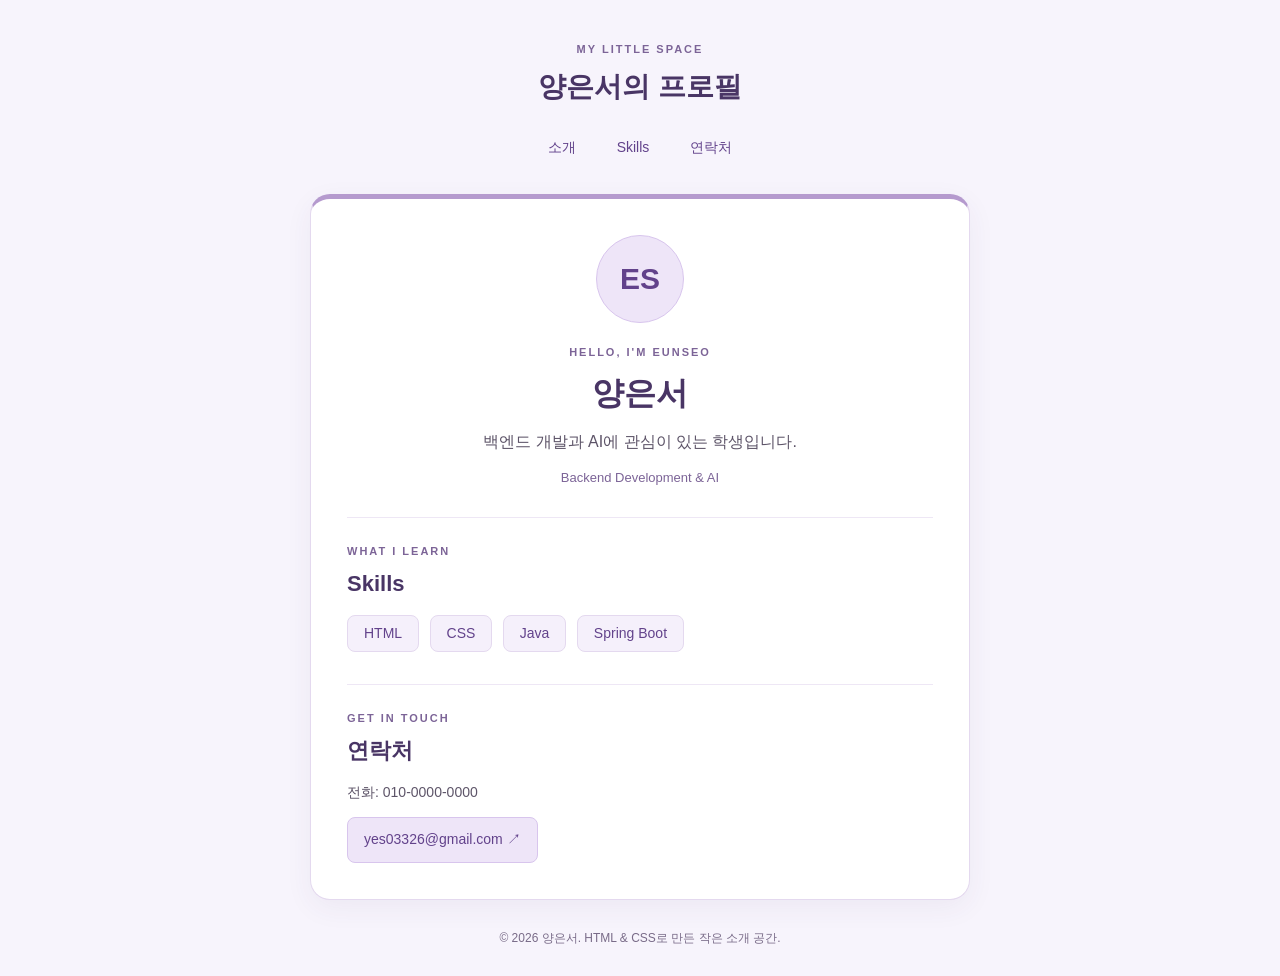
<file: css-practice/index.html>
<!DOCTYPE html>
<html lang="ko">
<head>
  <meta charset="UTF-8">
  <meta name="viewport" content="width=device-width, initial-scale=1.0">
  <meta name="description" content="백엔드 개발과 AI에 관심이 있는 학생 양은서의 개인 프로필입니다.">
  <title>양은서 | 개인 프로필</title>
  <!-- 모든 스타일은 같은 폴더의 외부 CSS 파일에서 불러옵니다. -->
  <link rel="stylesheet" href="style.css">
</head>
<body>
  <header>
    <p class="eyebrow">MY LITTLE SPACE</p>
    <h1>양은서의 프로필</h1>
    <nav aria-label="페이지 내부 메뉴">
      <a href="#profile">소개</a>
      <a href="#skills">Skills</a>
      <a href="#contact">연락처</a>
    </nav>
  </header>

  <main class="profile-card">
    <!-- 사진 파일 없이 텍스트 이니셜로 프로필을 표현합니다. -->
    <section id="profile" class="profile" aria-labelledby="profile-title">
      <div class="initials" role="img" aria-label="양은서의 이니셜 ES">ES</div>
      <p class="eyebrow">HELLO, I'M EUNSEO</p>
      <h2 id="profile-title">양은서</h2>
      <p class="bio">백엔드 개발과 AI에 관심이 있는 학생입니다.</p>
      <p class="interest">Backend Development &amp; AI</p>
    </section>

    <section id="skills" class="detail-section" aria-labelledby="skills-title">
      <p class="eyebrow">WHAT I LEARN</p>
      <h2 id="skills-title">Skills</h2>
      <!-- 목록 항목을 연보라색 배지 모양으로 꾸밉니다. -->
      <ul class="skill-list">
        <li>HTML</li>
        <li>CSS</li>
        <li>Java</li>
        <li>Spring Boot</li>
      </ul>
    </section>

    <section id="contact" class="detail-section" aria-labelledby="contact-title">
      <p class="eyebrow">GET IN TOUCH</p>
      <h2 id="contact-title">연락처</h2>
      <p class="contact-note">전화: 010-0000-0000</p>
      <a class="email-link" href="mailto:yes03326@gmail.com">yes03326@gmail.com <span aria-hidden="true">↗</span></a>
    </section>
  </main>

  <footer>
    <p>&copy; 2026 양은서. HTML &amp; CSS로 만든 작은 소개 공간.</p>
  </footer>
</body>
</html>
</file>
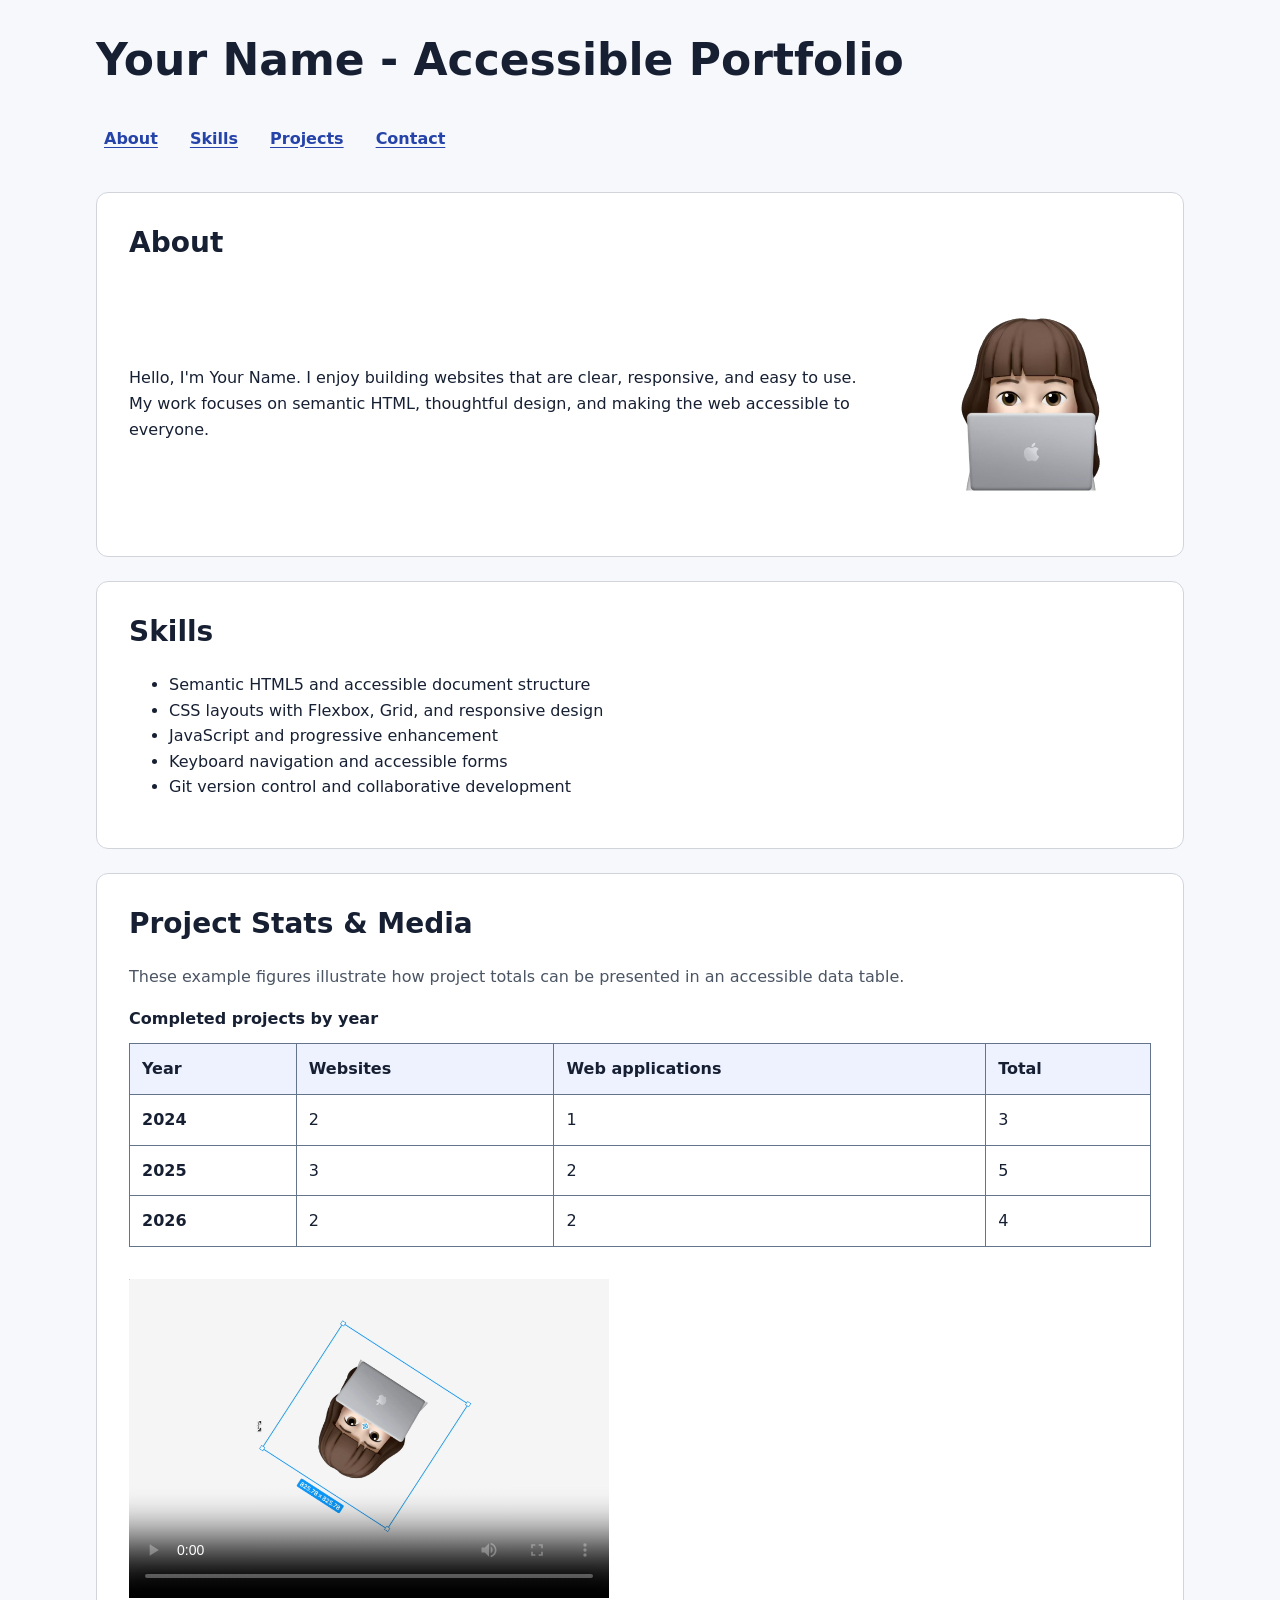
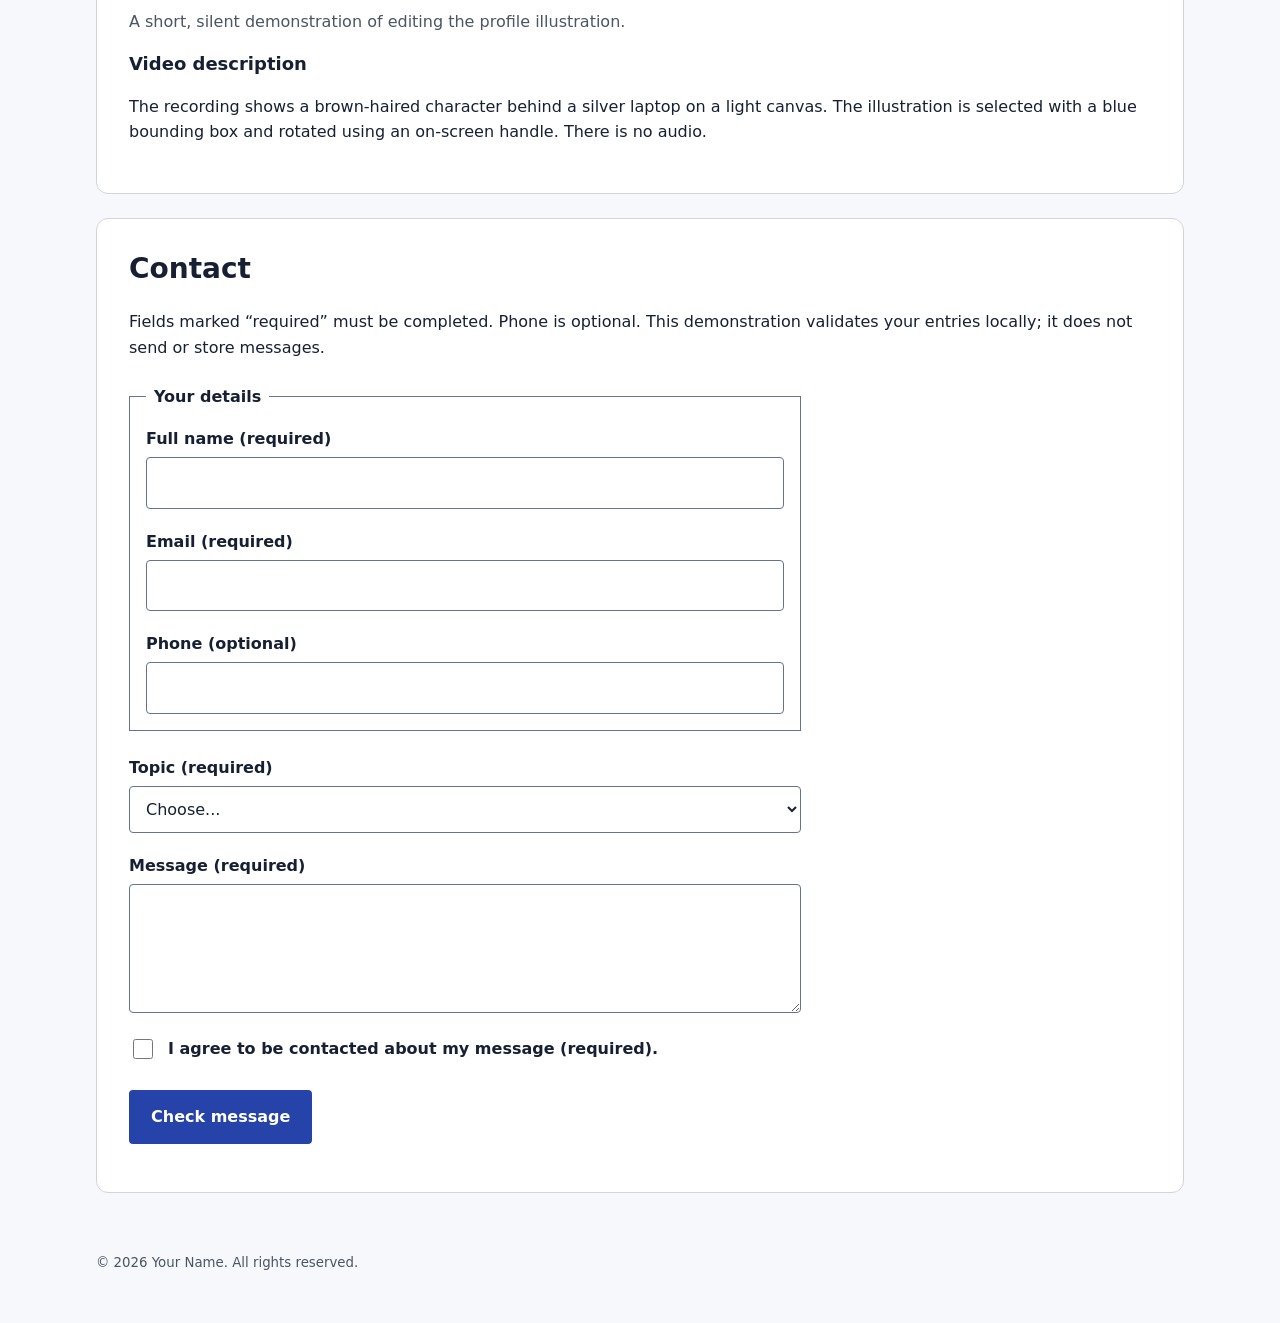
<file: html-mini-site/index.html>
<!doctype html>
<html lang="en">
  <head>
    <meta charset="utf-8">
    <meta name="viewport" content="width=device-width, initial-scale=1">
    <title>Your Name - Accessible Portfolio</title>
    <meta name="description" content="Explore Your Name's web development skills, project statistics, and accessible portfolio, with a contact form demonstration.">
    <meta name="author" content="Your Name">
    <meta property="og:title" content="Your Name - Accessible Portfolio">
    <meta property="og:description" content="Explore Your Name's web development skills, project statistics, and accessible portfolio, with a contact form demonstration.">
    <style>
      :root {
        color-scheme: light;
        font-family: system-ui, sans-serif;
        line-height: 1.6;
        color: #172033;
        background: #f7f8fc;
      }

      * { box-sizing: border-box; }
      body { margin: 0; }
      [hidden] { display: none !important; }

      header, main, footer {
        width: min(100% - 2rem, 68rem);
        margin-inline: auto;
      }

      header { padding-block: 2rem; }
      h1, h2, h3 { line-height: 1.25; }
      h1 { margin-top: 0; font-size: clamp(1.75rem, 5vw, 2.75rem); }
      h2 { margin-top: 0; font-size: 1.75rem; }
      h3 { font-size: 1.125rem; }
      p, li, label, figcaption { overflow-wrap: anywhere; }
      a { color: #2543a8; text-underline-offset: 0.2em; }
      a:hover { text-decoration-thickness: 0.15em; }

      :focus-visible {
        outline: 3px solid #2543a8;
        outline-offset: 4px;
      }

      .skip-link {
        position: absolute;
        top: 0.5rem;
        left: 1rem;
        z-index: 1;
        padding: 0.75rem 1rem;
        color: #fff;
        background: #172033;
        transform: translateY(-200%);
      }

      .skip-link:focus { transform: translateY(0); }

      nav ul {
        display: flex;
        flex-wrap: wrap;
        gap: 0.5rem 1rem;
        margin: 0;
        padding: 0;
        list-style: none;
      }

      nav a {
        display: inline-flex;
        align-items: center;
        min-height: 44px;
        padding: 0.5rem;
        font-weight: 600;
      }

      section {
        margin-bottom: 1.5rem;
        padding: clamp(1rem, 4vw, 2rem);
        border: 1px solid #d1d5db;
        border-radius: 0.75rem;
        background: #fff;
        scroll-margin-top: 1rem;
      }

      .about-content {
        display: flex;
        flex-wrap: wrap;
        align-items: center;
        gap: 2rem;
      }

      .about-content p { flex: 1 1 16rem; }

      .portrait {
        display: block;
        width: min(100%, 15rem);
        height: auto;
      }

      .note, figcaption { color: #4b5563; }
      .table-container { overflow-x: auto; }
      table { width: 100%; border-collapse: collapse; }
      caption { padding-bottom: 0.75rem; font-weight: 700; text-align: left; }
      th, td { padding: 0.75rem; border: 1px solid #64748b; text-align: left; }
      thead { background: #eef2ff; }
      figure { margin: 2rem 0 0; }
      video { display: block; max-width: 100%; height: auto; background: #172033; }
      figcaption { margin-top: 0.75rem; }
      form { max-width: 42rem; }
      fieldset { min-width: 0; margin: 1.5rem 0; padding: 1rem; border: 1px solid #64748b; }
      legend { padding-inline: 0.5rem; font-weight: 700; }
      .field { margin-bottom: 1.25rem; }
      fieldset .field:last-child { margin-bottom: 0; }
      label { display: block; margin-bottom: 0.35rem; font-weight: 600; }

      input:not([type="checkbox"]), select, textarea {
        display: block;
        width: 100%;
        min-height: 44px;
        padding: 0.75rem;
        border: 1px solid #64748b;
        border-radius: 0.25rem;
        font: inherit;
        color: inherit;
        background: #fff;
      }

      textarea { resize: vertical; }
      .consent { display: flex; align-items: flex-start; gap: 0.75rem; }
      .consent input { flex-shrink: 0; width: 1.25rem; height: 1.25rem; margin-top: 0.4rem; }
      .consent label { padding-block: 0.2rem; }
      .field-error { margin: 0.5rem 0 0; color: #9f1239; font-weight: 600; }
      [aria-invalid="true"] { border: 2px solid #9f1239; }
      .error-summary { margin-block: 1rem; padding: 1rem; border: 2px solid #9f1239; }
      .error-summary h3 { margin-top: 0; }

      button {
        min-height: 44px;
        padding: 0.75rem 1.25rem;
        border: 2px solid #2543a8;
        border-radius: 0.25rem;
        font: inherit;
        font-weight: 700;
        color: #fff;
        background: #2543a8;
        cursor: pointer;
      }

      button:hover { background: #172033; }
      footer { padding-block: 1rem 2rem; color: #4b5563; }

      @media (forced-colors: active) {
        :focus-visible { outline-color: Highlight; }
        button { border-color: ButtonText; }
      }
    </style>
  </head>
  <body>
    <a class="skip-link" href="#main-content">Skip to main content</a>

    <header>
      <h1>Your Name - Accessible Portfolio</h1>
      <nav aria-label="Main">
        <ul>
          <li><a href="#about">About</a></li>
          <li><a href="#skills">Skills</a></li>
          <li><a href="#projects">Projects</a></li>
          <li><a href="#contact">Contact</a></li>
        </ul>
      </nav>
    </header>

    <main id="main-content" tabindex="-1">
      <section id="about" aria-labelledby="about-heading">
        <h2 id="about-heading">About</h2>
        <div class="about-content">
          <p>
            Hello, I'm Your Name. I enjoy building websites that are clear,
            responsive, and easy to use. My work focuses on semantic HTML,
            thoughtful design, and making the web accessible to everyone.
          </p>
          <img class="portrait" src="portrait.jpg" width="480" height="480"
               alt="Profile illustration of a brown-haired person looking over a silver laptop">
        </div>
      </section>

      <section id="skills" aria-labelledby="skills-heading">
        <h2 id="skills-heading">Skills</h2>
        <ul>
          <li>Semantic HTML5 and accessible document structure</li>
          <li>CSS layouts with Flexbox, Grid, and responsive design</li>
          <li>JavaScript and progressive enhancement</li>
          <li>Keyboard navigation and accessible forms</li>
          <li>Git version control and collaborative development</li>
        </ul>
      </section>

      <section id="projects" aria-labelledby="projects-heading">
        <h2 id="projects-heading">Project Stats &amp; Media</h2>
        <p class="note" id="stats-note">
          These example figures illustrate how project totals can be presented
          in an accessible data table.
        </p>
        <div class="table-container" role="region" aria-label="Project statistics" tabindex="0">
          <table aria-describedby="stats-note">
            <caption>Completed projects by year</caption>
            <thead>
              <tr>
                <th scope="col">Year</th>
                <th scope="col">Websites</th>
                <th scope="col">Web applications</th>
                <th scope="col">Total</th>
              </tr>
            </thead>
            <tbody>
              <tr>
                <th scope="row">2024</th>
                <td>2</td>
                <td>1</td>
                <td>3</td>
              </tr>
              <tr>
                <th scope="row">2025</th>
                <td>3</td>
                <td>2</td>
                <td>5</td>
              </tr>
              <tr>
                <th scope="row">2026</th>
                <td>2</td>
                <td>2</td>
                <td>4</td>
              </tr>
            </tbody>
          </table>
        </div>

        <figure>
          <video controls width="480" poster="poster.jpg" preload="metadata"
                 aria-label="Silent profile illustration demonstration"
                 aria-describedby="video-description">
            <source src="demo.mp4" type="video/mp4">
            Your browser does not support embedded video.
            <a href="demo.mp4">Download the demonstration video</a>
            or read the text description below.
          </video>
          <figcaption>A short, silent demonstration of editing the profile illustration.</figcaption>
        </figure>
        <h3>Video description</h3>
        <p id="video-description">
          The recording shows a brown-haired character behind a silver laptop
          on a light canvas. The illustration is selected with a blue bounding
          box and rotated using an on-screen handle. There is no audio.
        </p>
      </section>

      <section id="contact" aria-labelledby="contact-heading">
        <h2 id="contact-heading">Contact</h2>
        <p id="form-instructions">
          Fields marked “required” must be completed. Phone is optional.
          This demonstration validates your entries locally; it does not send
          or store messages.
        </p>
        <noscript>
          <p>JavaScript is needed to validate this demonstration form. Messages cannot be sent from this page.</p>
        </noscript>
        <form action="#" method="post" novalidate aria-describedby="form-instructions">
          <div class="error-summary" id="error-summary" role="group" tabindex="-1"
               aria-labelledby="error-heading" hidden>
            <h3 id="error-heading">Please correct the following fields</h3>
            <ul id="error-list"></ul>
          </div>

          <fieldset>
            <legend>Your details</legend>
            <div class="field">
              <label for="full-name">Full name (required)</label>
              <input id="full-name" name="full-name" type="text" required
                     autocomplete="name" aria-describedby="full-name-error">
              <p class="field-error" id="full-name-error" hidden></p>
            </div>
            <div class="field">
              <label for="email">Email (required)</label>
              <input id="email" name="email" type="email" required
                     autocomplete="email" aria-describedby="email-error">
              <p class="field-error" id="email-error" hidden></p>
            </div>
            <div class="field">
              <label for="phone">Phone (optional)</label>
              <input id="phone" name="phone" type="tel" autocomplete="tel">
            </div>
          </fieldset>

          <div class="field">
            <label for="topic">Topic (required)</label>
            <select id="topic" name="topic" required aria-describedby="topic-error">
              <option value="">Choose...</option>
              <option value="project">Project enquiry</option>
              <option value="collaboration">Collaboration</option>
              <option value="accessibility">Accessibility feedback</option>
            </select>
            <p class="field-error" id="topic-error" hidden></p>
          </div>

          <div class="field">
            <label for="message">Message (required)</label>
            <textarea id="message" name="message" rows="4" required
                      aria-describedby="message-error"></textarea>
            <p class="field-error" id="message-error" hidden></p>
          </div>

          <div class="field">
            <div class="consent">
              <input id="consent" name="consent" type="checkbox" value="yes"
                     required aria-describedby="consent-error">
              <label for="consent">I agree to be contacted about my message (required).</label>
            </div>
            <p class="field-error" id="consent-error" hidden></p>
          </div>

          <button type="submit" disabled>Check message</button>
          <p id="form-status" role="status" aria-atomic="true"></p>
        </form>
      </section>
    </main>

    <footer>
      <p><small>&copy; 2026 Your Name. All rights reserved.</small></p>
    </footer>

    <script>
      const form = document.querySelector('form');
      const summary = document.getElementById('error-summary');
      const errorList = document.getElementById('error-list');
      const status = document.getElementById('form-status');
      const requiredFields = Array.from(form.querySelectorAll('[required]'));
      const messages = {
        'full-name': 'Enter your full name.',
        email: 'Enter your email address.',
        topic: 'Choose a topic.',
        message: 'Enter a message.',
        consent: 'Confirm that you agree to be contacted.'
      };
      let hasSubmitted = false;

      function validateField(field) {
        const error = document.getElementById(`${field.id}-error`);
        let message = '';
        const isEmpty = field.type === 'checkbox'
          ? !field.checked
          : field.value.trim() === '';

        if (isEmpty) {
          message = messages[field.id];
        } else if (field.type === 'email' && field.validity.typeMismatch) {
          message = 'Enter an email address such as name@example.com.';
        }

        error.textContent = message;
        error.hidden = message === '';
        if (message) {
          field.setAttribute('aria-invalid', 'true');
        } else {
          field.removeAttribute('aria-invalid');
        }
        return message;
      }

      function validateForm() {
        errorList.replaceChildren();
        for (const field of requiredFields) {
          const message = validateField(field);
          if (message) {
            const item = document.createElement('li');
            const link = document.createElement('a');
            link.href = `#${field.id}`;
            link.textContent = message;
            link.addEventListener('click', (event) => {
              event.preventDefault();
              field.focus();
            });
            item.append(link);
            errorList.append(item);
          }
        }
        summary.hidden = errorList.childElementCount === 0;
        return summary.hidden;
      }

      form.addEventListener('submit', (event) => {
        event.preventDefault();
        hasSubmitted = true;
        status.textContent = '';
        if (validateForm()) {
          status.textContent = 'Your message passes validation. This demonstration has not sent or stored your message.';
        } else {
          summary.focus();
        }
      });

      form.addEventListener('input', (event) => {
        status.textContent = '';
        if (hasSubmitted && requiredFields.includes(event.target)) {
          validateForm();
        }
      });

      form.querySelector('button[type="submit"]').disabled = false;
    </script>
  </body>
</html>
</file>
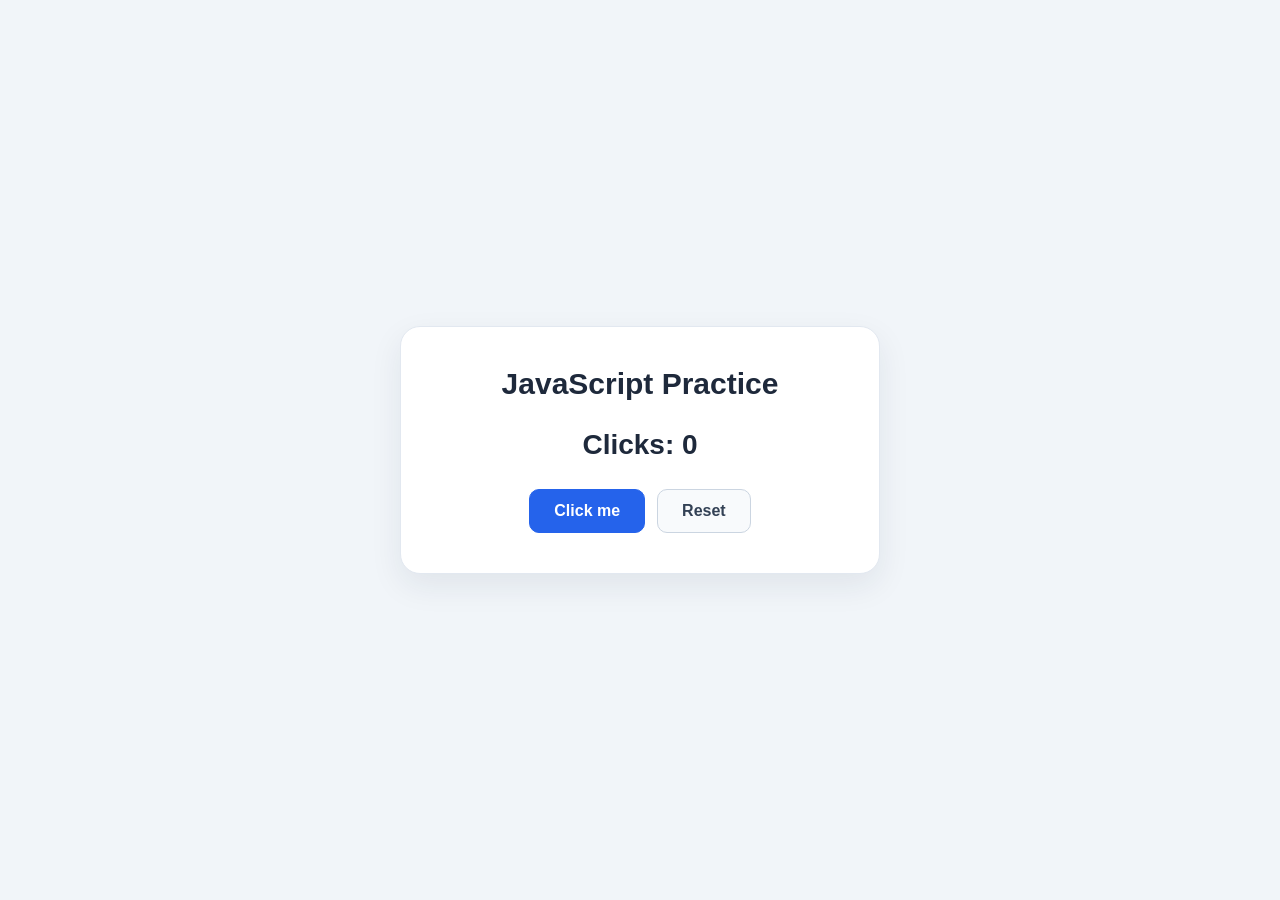
<file: js-practice/index.html>
<!DOCTYPE html>
<html lang="en">
<head>
  <meta charset="UTF-8">
  <meta name="viewport" content="width=device-width, initial-scale=1.0">
  <title>JS Practice</title>
  <style>
    * {
      box-sizing: border-box;
    }

    body {
      margin: 0;
      min-height: 100vh;
      display: grid;
      place-items: center;
      padding: 24px;
      background: #f1f5f9;
      color: #1e293b;
      font-family: Arial, sans-serif;
    }

    main {
      width: 100%;
      max-width: 480px;
      padding: 40px 24px;
      border: 1px solid #e2e8f0;
      border-radius: 20px;
      background: #ffffff;
      box-shadow: 0 12px 32px rgba(30, 41, 59, 0.08);
      text-align: center;
    }

    h1 {
      margin: 0;
      color: #1e293b;
      font-size: 30px;
    }

    #output {
      margin: 28px 0;
      font-size: 28px;
      font-weight: bold;
    }

    .buttons {
      display: flex;
      flex-wrap: wrap;
      justify-content: center;
      gap: 12px;
    }

    button {
      padding: 12px 24px;
      border: 1px solid #2563eb;
      border-radius: 10px;
      background: #2563eb;
      color: #ffffff;
      font: inherit;
      font-weight: bold;
      cursor: pointer;
    }

    button:hover {
      background: #1d4ed8;
    }

    #reset {
      border-color: #cbd5e1;
      background: #f8fafc;
      color: #334155;
    }

    #reset:hover {
      background: #e2e8f0;
    }

    button:focus-visible {
      outline: 3px solid #2563eb;
      outline-offset: 4px;
    }
  </style>
</head>
<body>
  <main>
    <h1 id="title">JavaScript Practice</h1>
    <p id="output" aria-live="polite">Clicks: 0</p>
    <div class="buttons">
      <button id="btn" type="button">Click me</button>
      <button id="reset" type="button">Reset</button>
    </div>
  </main>
  <script src="app.js"></script>
</body>
</html>
</file>
<file: css-practice/style.css>
/* padding과 border를 너비에 포함해 작은 화면에서도 넘치지 않게 합니다. */
* {
  box-sizing: border-box;
}

/* 요소 선택자: 페이지 전체의 글꼴과 기본 색상을 정합니다. */
body {
  margin: 0;
  background-color: #f7f4fc;
  color: #30283e;
  font-family: Arial, "Apple SD Gothic Neo", "Malgun Gothic", sans-serif;
  line-height: 1.7;
}

header {
  padding: 40px 20px 28px;
  text-align: center;
}

h1 {
  margin: 4px 0 20px;
  color: #493565;
  font-size: 28px;
}

h2 {
  margin: 0 0 12px;
  color: #493565;
  font-size: 22px;
}

p {
  margin: 0;
}

a {
  color: #62428b;
  text-underline-offset: 4px;
}

nav a {
  display: inline-block;
  margin: 0 4px;
  padding: 6px 14px;
  border-radius: 8px;
  font-size: 14px;
  text-decoration: none;
}

/* 마우스를 링크 위에 올리면 색과 밑줄이 바뀝니다. */
nav a:hover {
  background-color: #e9dff6;
  color: #452568;
  text-decoration: underline;
}

/* 키보드로 이동할 때도 현재 선택한 링크를 확인할 수 있습니다. */
a:focus-visible {
  outline: 2px solid #745098;
  outline-offset: 4px;
}

/* 클래스 선택자: margin: auto로 카드의 좌우 여백을 같게 합니다. */
.profile-card {
  width: 90%;
  max-width: 660px;
  margin: auto;
  padding: 36px;
  border: 1px solid #e4d9ef;
  border-top: 5px solid #b59ace;
  border-radius: 20px;
  background-color: #ffffff;
  box-shadow: 0 8px 28px rgba(73, 53, 101, 0.06);
}

.profile {
  padding-bottom: 28px;
  text-align: center;
}

.initials {
  width: 88px;
  height: 88px;
  margin: 0 auto 20px;
  border: 1px solid #d8c5ed;
  border-radius: 50%;
  background-color: #eee5f8;
  color: #62428b;
  font-size: 30px;
  font-weight: bold;
  line-height: 86px;
}

.eyebrow {
  margin-bottom: 4px;
  color: #7c6497;
  font-size: 11px;
  font-weight: bold;
  letter-spacing: 2px;
}

.profile h2 {
  margin-bottom: 8px;
  font-size: 32px;
}

.bio {
  color: #5d5468;
}

.interest {
  margin-top: 12px;
  color: #7c6497;
  font-size: 13px;
}

.detail-section {
  padding-top: 24px;
  border-top: 1px solid #eee7f5;
  scroll-margin-top: 24px;
}

.detail-section + .detail-section {
  margin-top: 24px;
}

/* 기본 목록의 점을 없애고 각 기술을 배지 모양으로 표시합니다. */
.skill-list {
  margin: 0;
  padding: 0;
  list-style: none;
}

.skill-list li {
  display: inline-block;
  margin: 0 6px 8px 0;
  padding: 6px 16px;
  border: 1px solid #e4d9ef;
  border-radius: 8px;
  background-color: #f5f0fb;
  color: #62428b;
  font-size: 14px;
}

.contact-note {
  margin-bottom: 12px;
  color: #5d5468;
  font-size: 14px;
}

.email-link {
  display: inline-block;
  max-width: 100%;
  padding: 10px 16px;
  border: 1px solid #d8c5ed;
  border-radius: 8px;
  background-color: #eee5f8;
  overflow-wrap: anywhere;
  font-size: 14px;
  text-decoration: none;
}

.email-link:hover {
  background-color: #ded0ef;
  color: #452568;
  text-decoration: underline;
}

footer {
  padding: 28px 20px;
  color: #796b88;
  font-size: 12px;
  text-align: center;
}

/* 모바일에서는 카드 안쪽 여백과 제목 크기를 조금 줄입니다. */
@media (max-width: 480px) {
  header {
    padding-top: 28px;
  }

  h1 {
    font-size: 24px;
  }

  .profile-card {
    padding: 28px 20px;
  }
}
</file>
